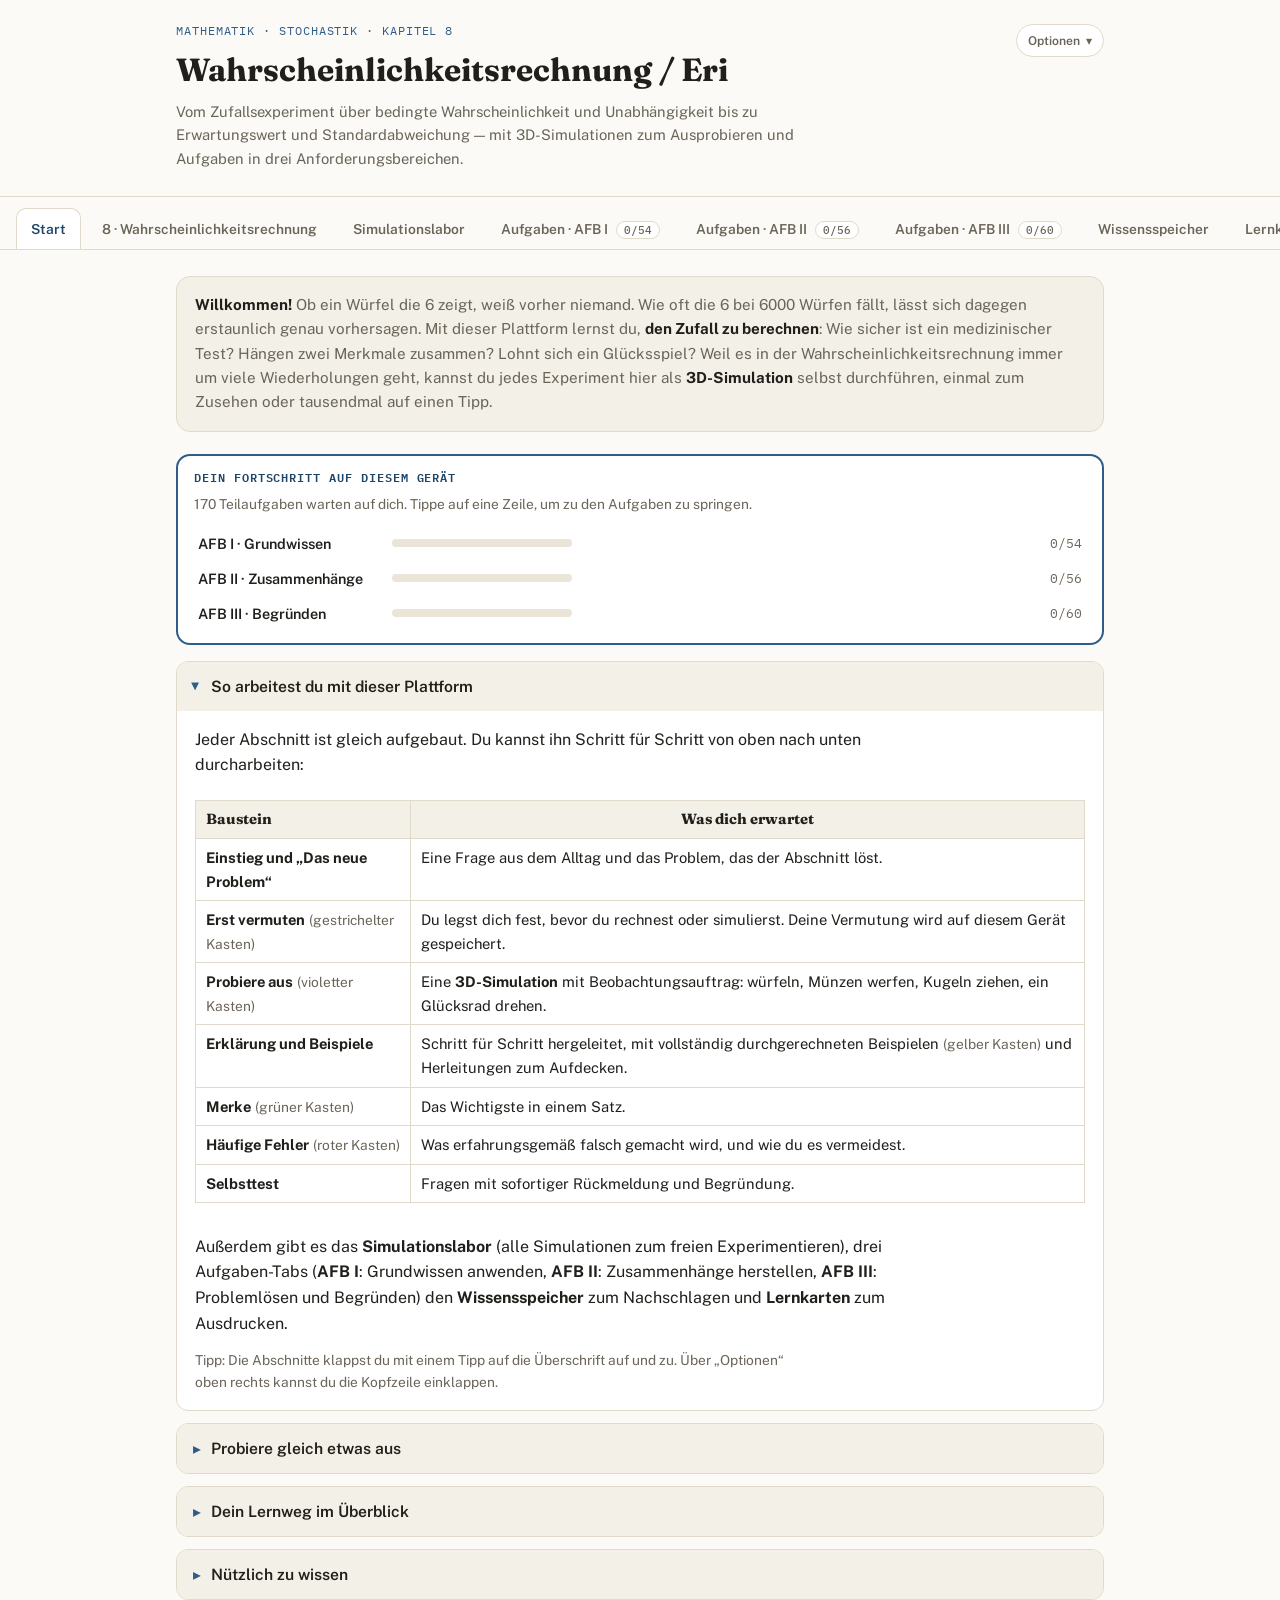
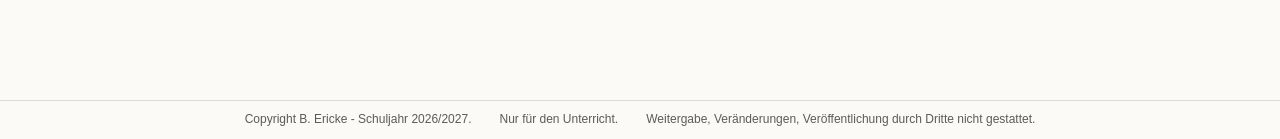
<file: index.html>
<!doctype html>
<html lang="de">
<head>
<meta charset="utf-8">
<meta name="viewport" content="width=device-width,initial-scale=1,viewport-fit=cover">
<title>Wahrscheinlichkeitsrechnung / Eri</title>
<link rel="preconnect" href="https://fonts.googleapis.com">
<link rel="preconnect" href="https://fonts.gstatic.com" crossorigin>
<link href="https://fonts.googleapis.com/css2?family=Fraunces:ital,opsz,wght@0,9..144,400;0,9..144,600;0,9..144,700;1,9..144,500&family=Public+Sans:wght@400;500;600;700&family=IBM+Plex+Mono:wght@400;500;600&display=swap" rel="stylesheet">
<script>
  window.MathJax = {
    tex: { inlineMath: [["$","$"]], displayMath: [["$$","$$"]] },
    svg: { fontCache: "global" },
    startup: { typeset: false },
    options: { skipHtmlTags: ["script","noscript","style","textarea","pre","code"], ignoreHtmlClass: "tex2jax_ignore", processHtmlClass: "tex2jax_process" }
  };
</script>
<script src="libs/mathjax/tex-svg.js"></script>
<script src="libs/three.min.js"></script>
<style>
body{margin:0;}

  :root{
    --nv-bg:#FBFAF6;
    --nv-surface:#FFFFFF;
    --nv-surface-2:#F3F0E7;
    --nv-surface-3:#EAE5D8;
    --nv-border:#E1DACB;
    --nv-text:#211F1B;
    --nv-text-muted:#6B6459;
    --nv-accent:#2F5D8A;
    --nv-accent-strong:#1F4568;
    --nv-accent-soft:#DCE7F0;
    --nv-amber:#B5762A;
    --nv-amber-soft:#F3E3CC;
    --afb1:#3E7D5C; --afb1-soft:#DCEDE3;
    --afb2:#B5822A; --afb2-soft:#F3E7CC;
    --afb3:#A2453A; --afb3-soft:#F4DEDA;
    --theme-transport:#2F6F8A; --theme-transport-soft:#DBEAF0;
    --theme-maschine:#565B66; --theme-maschine-soft:#E3E4E8;
    --theme-bio:#4C7A3A; --theme-bio-soft:#E1EBD9;
    --theme-physik:#5B4E9E; --theme-physik-soft:#E5E1F4;
    --theme-chemie:#3E8A81; --theme-chemie-soft:#DBEEEB;
    --theme-wirtschaft:#A6832A; --theme-wirtschaft-soft:#F2E7CC;
    --hl-given:#CFE3F2; --hl-given-text:#123A5C;
    --hl-target:#D8EBD3; --hl-target-text:#1F4A19;
    --hl-condition:#E6DCF2; --hl-condition-text:#3E2A63;
    color-scheme: light;
  }
  @media (prefers-color-scheme: dark){
    :root:not([data-theme="light"]){
      --nv-bg:#14171B; --nv-surface:#1B1F24; --nv-surface-2:#20252B; --nv-surface-3:#282E36;
      --nv-border:#333A43; --nv-text:#EBE8E0; --nv-text-muted:#9C978B;
      --nv-accent:#7CA9D8; --nv-accent-strong:#9CC0E8; --nv-accent-soft:#233246;
      --nv-amber:#E3A458; --nv-amber-soft:#3A2E1C;
      --afb1:#6FBF95; --afb1-soft:#1E2E25;
      --afb2:#E0B25F; --afb2-soft:#332A18;
      --afb3:#E08678; --afb3-soft:#3A2320;
      --theme-transport:#6FB0D6; --theme-transport-soft:#1C2C36;
      --theme-maschine:#AEB4C0; --theme-maschine-soft:#282A30;
      --theme-bio:#8FC178; --theme-bio-soft:#213222;
      --theme-physik:#A79AE0; --theme-physik-soft:#28243D;
      --theme-chemie:#6FC7BC; --theme-chemie-soft:#1C302C;
      --theme-wirtschaft:#E0BD6F; --theme-wirtschaft-soft:#332B18;
      --hl-given:#20344a; --hl-given-text:#B7D6F2;
      --hl-target:#203320; --hl-target-text:#BEE3B4;
      --hl-condition:#2c2140; --hl-condition-text:#D9C8F2;
      color-scheme: dark;
    }
  }
  :root[data-theme="dark"]{
    --nv-bg:#14171B; --nv-surface:#1B1F24; --nv-surface-2:#20252B; --nv-surface-3:#282E36;
    --nv-border:#333A43; --nv-text:#EBE8E0; --nv-text-muted:#9C978B;
    --nv-accent:#7CA9D8; --nv-accent-strong:#9CC0E8; --nv-accent-soft:#233246;
    --nv-amber:#E3A458; --nv-amber-soft:#3A2E1C;
    --afb1:#6FBF95; --afb1-soft:#1E2E25;
    --afb2:#E0B25F; --afb2-soft:#332A18;
    --afb3:#E08678; --afb3-soft:#3A2320;
    --theme-transport:#6FB0D6; --theme-transport-soft:#1C2C36;
    --theme-maschine:#AEB4C0; --theme-maschine-soft:#282A30;
    --theme-bio:#8FC178; --theme-bio-soft:#213222;
    --theme-physik:#A79AE0; --theme-physik-soft:#28243d;
    --theme-chemie:#6FC7BC; --theme-chemie-soft:#1C302C;
    --theme-wirtschaft:#E0BD6F; --theme-wirtschaft-soft:#332B18;
    --hl-given:#20344a; --hl-given-text:#B7D6F2;
    --hl-target:#203320; --hl-target-text:#BEE3B4;
    --hl-condition:#2c2140; --hl-condition-text:#D9C8F2;
    color-scheme: dark;
  }

  *{box-sizing:border-box;}
  body{
    background:var(--nv-bg); color:var(--nv-text);
    font-family:"Public Sans", system-ui, sans-serif;
    line-height:1.6; padding-inline:0;
  }
  h1,h2,h3,h4{font-family:"Fraunces", Georgia, serif; text-wrap:balance; color:var(--nv-text); margin:0;}
  p{margin:0 0 .8em 0; max-width:72ch;}
  code, .mono{font-family:"IBM Plex Mono", monospace;}
  a{color:var(--nv-accent-strong);}

  .nv-app{max-width:960px; margin:0 auto; padding-inline:16px;}

  .nv-stickybar{
    position:sticky; top:env(safe-area-inset-top,0px); background:var(--nv-bg); z-index:30;
  }
  header.nv-header{
    padding-block:22px 14px;
    border-bottom:1px solid var(--nv-border);
    transition:padding-block .15s ease;
  }
  header.nv-header[data-collapsed="true"]{ padding-block:10px; }
  .nv-header-inner{
    max-width:960px; margin:0 auto; padding-inline:16px;
    display:flex; align-items:flex-start; justify-content:space-between; gap:14px;
  }
  .nv-header-text{min-width:0; flex:1 1 auto;}
  .nv-eyebrow{font-family:"IBM Plex Mono",monospace; font-size:.72rem; letter-spacing:.08em; text-transform:uppercase; color:var(--nv-accent); margin-bottom:4px;}
  .nv-title{font-size:clamp(1.4rem,3.2vw,2rem); font-weight:700; transition:font-size .15s ease;}
  header.nv-header[data-collapsed="true"] .nv-title{font-size:1.05rem;}
  .nv-subtitle{color:var(--nv-text-muted); font-size:.92rem; margin-top:4px; max-width:70ch;}
  header.nv-header[data-collapsed="true"] .nv-eyebrow,
  header.nv-header[data-collapsed="true"] .nv-subtitle{display:none;}

  .nv-header-menu{flex:0 0 auto; position:relative; margin-top:2px;}
  .nv-header-toggle{
    display:flex; align-items:center; gap:6px;
    border:1px solid var(--nv-border); background:var(--nv-surface);
    color:var(--nv-text-muted); font:inherit; font-size:.76rem; font-weight:600;
    padding:6px 11px; border-radius:999px; cursor:pointer; white-space:nowrap;
  }
  .nv-header-toggle:hover{background:var(--nv-surface-2); color:var(--nv-text);}
  .nv-header-toggle:focus-visible{outline:2px solid var(--nv-accent); outline-offset:1px;}
  .nv-header-toggle-icon{display:inline-block; transition:transform .15s ease;}
  .nv-header-toggle[aria-expanded="true"] .nv-header-toggle-icon{transform:rotate(180deg);}

  .nv-menu{
    position:absolute; top:calc(100% + 6px); right:0; z-index:40;
    background:var(--nv-surface); border:1px solid var(--nv-border); border-radius:12px;
    box-shadow:0 10px 28px rgba(0,0,0,.16); padding:6px; min-width:190px;
    display:flex; flex-direction:column; gap:1px;
  }
  .nv-menu[hidden]{display:none;}
  .nv-menu-item{
    text-align:left; border:none; background:transparent; width:100%;
    padding:8px 10px; border-radius:8px; font:inherit; font-size:.86rem;
    color:var(--nv-text); cursor:pointer;
  }
  .nv-menu-item:hover{background:var(--nv-surface-2);}
  .nv-menu-item[aria-current="true"]{color:var(--nv-accent-strong); font-weight:700;}
  .nv-menu-sep{height:1px; background:var(--nv-border); margin:5px 4px;}
  @media (max-width:480px){
    .nv-header-toggle-label{display:none;}
  }

  nav.nv-tabs{
    display:flex; gap:6px; overflow-x:auto; padding:10px 16px 0 16px;
    border-bottom:1px solid var(--nv-border); background:var(--nv-bg);
    scrollbar-width:thin;
  }
  .nv-tab-btn{
    flex:0 0 auto; border:1px solid transparent; border-bottom:none;
    background:transparent; color:var(--nv-text-muted); font:inherit; font-weight:600;
    font-size:.86rem; padding:9px 14px; border-radius:10px 10px 0 0; cursor:pointer;
    white-space:nowrap;
  }
  .nv-tab-btn:hover{color:var(--nv-text); background:var(--nv-surface-2);}
  .nv-tab-btn[aria-selected="true"]{
    color:var(--nv-accent-strong); background:var(--nv-surface);
    border-color:var(--nv-border); border-bottom:1px solid var(--nv-surface);
    transform:translateY(1px);
  }

  main.nv-app{padding-block:26px 60px;}
  .nv-panel{display:none;}
  .nv-panel[data-active="true"]{display:block;}

  .nv-lede{
    background:var(--nv-surface-2); border:1px solid var(--nv-border); border-radius:14px;
    padding:16px 18px; margin-bottom:22px; font-size:.95rem; color:var(--nv-text-muted);
  }
  .nv-lede b{color:var(--nv-text);}

  /* Collapsible sections */
  .nv-section{border:1px solid var(--nv-border); border-radius:12px; margin-bottom:12px; background:var(--nv-surface); overflow:hidden;}
  .nv-section-toggle{
    width:100%; display:flex; align-items:center; gap:10px; text-align:left;
    background:var(--nv-surface-2); border:none; cursor:pointer; padding:12px 16px;
    font:inherit; font-weight:600; color:var(--nv-text); font-size:.98rem;
  }
  .nv-section-toggle:hover{background:var(--nv-surface-3);}
  .nv-section-toggle:focus-visible{outline:2px solid var(--nv-accent); outline-offset:-2px;}
  .nv-chevron{display:inline-block; transition:transform .15s ease; color:var(--nv-accent); flex:0 0 auto;}
  .nv-section-toggle[aria-expanded="true"] .nv-chevron{transform:rotate(90deg);}
  .nv-section-body{padding:16px 18px 6px 18px;}
  .nv-section-body[hidden]{display:none;}

  /* Task cards */
  .nv-task{border:1px solid var(--nv-border); border-radius:16px; margin-bottom:22px; background:var(--nv-surface); overflow:hidden;}
  .nv-task-head{padding:14px 18px; background:var(--nv-surface-2); display:flex; flex-wrap:wrap; align-items:center; gap:8px 10px; border-bottom:1px solid var(--nv-border);}
  .nv-task-num{font-family:"IBM Plex Mono",monospace; font-weight:600; color:var(--nv-text-muted); font-size:.85rem;}
  .nv-task-title{font-family:"Fraunces",serif; font-weight:600; font-size:1.05rem; flex:1 1 240px;}
  .nv-badge{font-size:.72rem; font-weight:700; padding:3px 9px; border-radius:999px; letter-spacing:.02em;}
  .nv-task-body{padding:14px 18px 8px;}

  .badge-afb1{background:var(--afb1-soft); color:var(--afb1);}
  .badge-afb2{background:var(--afb2-soft); color:var(--afb2);}
  .badge-afb3{background:var(--afb3-soft); color:var(--afb3);}
  .badge-transport{background:var(--theme-transport-soft); color:var(--theme-transport);}
  .badge-maschine{background:var(--theme-maschine-soft); color:var(--theme-maschine);}
  .badge-bio{background:var(--theme-bio-soft); color:var(--theme-bio);}
  .badge-physik{background:var(--theme-physik-soft); color:var(--theme-physik);}
  .badge-chemie{background:var(--theme-chemie-soft); color:var(--theme-chemie);}
  .badge-wirtschaft{background:var(--theme-wirtschaft-soft); color:var(--theme-wirtschaft);}

  .hl-given{background:var(--hl-given); color:var(--hl-given-text); padding:.05em .3em; border-radius:4px;}
  .hl-target{background:var(--hl-target); color:var(--hl-target-text); padding:.05em .3em; border-radius:4px;}
  .hl-condition{background:var(--hl-condition); color:var(--hl-condition-text); padding:.05em .3em; border-radius:4px;}
  .nv-legend{display:flex; flex-wrap:wrap; gap:10px 16px; font-size:.82rem; color:var(--nv-text-muted); margin-bottom:12px;}
  .nv-legend span.swatch{display:inline-block; width:.8em; height:.8em; border-radius:3px; margin-right:5px; vertical-align:-1px;}

  table.nv-table{border-collapse:collapse; width:100%; margin:.6em 0 1em; font-size:.92rem;}
  table.nv-table th, table.nv-table td{border:1px solid var(--nv-border); padding:7px 10px; text-align:left; vertical-align:top;}
  table.nv-table th{background:var(--nv-surface-2); font-family:"Fraunces",serif;}
  .nv-table-wrap{overflow-x:auto; margin-bottom:1em;}

  .nv-chart{margin:12px 0; background:var(--nv-surface-2); border:1px solid var(--nv-border); border-radius:12px; padding:10px 8px 4px;}
  .nv-axis{stroke:var(--nv-text-muted); stroke-width:1;}
  .nv-curve{fill:none; stroke:var(--nv-accent-strong); stroke-width:2.4;}
  .nv-curve-1{stroke:var(--afb3);} .nv-curve-2{stroke:var(--afb1);} .nv-curve-3{stroke:var(--afb2);}
  .nv-figure{margin:14px 0;} .nv-figure figcaption{font-size:.84rem; color:var(--nv-text-muted); margin-top:4px;}
  .nv-def{border-left:4px solid var(--nv-accent); background:var(--nv-accent-soft); border-radius:0 10px 10px 0; padding:10px 14px; margin:12px 0;}
  .nv-def > :last-child{margin-bottom:0;}
  .nv-example{border:1px solid var(--nv-border); border-left:4px solid var(--nv-amber); background:var(--nv-amber-soft); border-radius:0 10px 10px 0; padding:10px 14px; margin:12px 0;}
  .nv-example > :last-child{margin-bottom:0;}
  .nv-summary{border:2px solid var(--nv-accent); border-radius:12px; padding:12px 16px; margin:14px 0; background:var(--nv-surface-2);}
  .nv-summary > :last-child{margin-bottom:0;}
  .nv-explorer input[type=range]{width:100%;}
  .nv-markline{stroke:var(--nv-text-muted); stroke-width:1.2;}
  .nv-ticklabel{font:11px "IBM Plex Mono", monospace; fill:var(--nv-text-muted);}
  .nv-marklabel{font:12px "IBM Plex Mono", monospace; fill:var(--nv-text-muted);}
  .nv-axislabel{font:12px "Public Sans", sans-serif; fill:var(--nv-text-muted);}
  .nv-bar{fill:var(--nv-accent-soft); stroke:var(--nv-accent); stroke-width:1;}
  .nv-bar-hi{fill:var(--nv-accent); stroke:var(--nv-accent-strong); stroke-width:1;}

  .nv-tool{border:1px dashed var(--nv-border); border-radius:12px; padding:14px; background:var(--nv-surface-2); margin:10px 0;}
  .nv-tool-grid{display:grid; grid-template-columns:repeat(auto-fit,minmax(130px,1fr)); gap:10px; margin-bottom:6px;}
  .nv-field{display:flex; flex-direction:column; gap:3px; font-size:.8rem; color:var(--nv-text-muted); font-weight:600;}
  .nv-input{font:inherit; font-family:"IBM Plex Mono",monospace; padding:6px 8px; border:1px solid var(--nv-border); border-radius:7px; background:var(--nv-surface); color:var(--nv-text);}
  .nv-tool-result{font-weight:600; padding:8px 2px 2px; font-size:.94rem;}
  .nv-tool-sub{font-weight:400; color:var(--nv-text-muted); font-size:.85rem; margin-top:3px;}

  .nv-ti{background:var(--nv-surface-3); border-radius:10px; padding:10px 12px; font-family:"IBM Plex Mono",monospace; font-size:.85rem; margin:.5em 0; white-space:pre-wrap;}

  .nv-tasktools{display:flex; gap:8px; margin-left:auto;}
  .nv-tool-btn{border:1px solid var(--nv-border); background:var(--nv-surface); color:var(--nv-text-muted); font-size:.76rem; padding:4px 10px; border-radius:999px; cursor:pointer;}
  .nv-tool-btn:hover{background:var(--nv-surface-3); color:var(--nv-text);}

  .nv-compare-grid{display:grid; grid-template-columns:repeat(auto-fit,minmax(210px,1fr)); gap:12px; margin:12px 0;}
  .nv-compare-card{border:1px solid var(--nv-border); border-radius:12px; padding:12px 14px; background:var(--nv-surface-2);}
  .nv-compare-card h4{font-size:.95rem; margin-bottom:6px;}

  .nv-lernziel{padding:9px 18px; font-size:.86rem; color:var(--nv-text-muted); background:var(--nv-surface); border-bottom:1px solid var(--nv-border);}
  .nv-lernziel b{color:var(--nv-text);}
  ul.nv-check{list-style:none; padding:0; margin:.4em 0 1em;}
  ul.nv-check li{padding:3px 0 3px 1.7em; position:relative;}
  ul.nv-check li::before{content:"✓"; position:absolute; left:.2em; color:var(--afb1); font-weight:700;}
  ul.nv-check li.nein::before{content:"✗"; color:var(--afb3);}
  .nv-box{border:1px solid var(--nv-border); border-radius:10px; padding:9px 13px; margin:.9em 0; font-size:.92rem;}
  .nv-box.fehler{background:var(--afb3-soft); border-color:var(--afb3);}
  .nv-box.merke{background:var(--afb1-soft); border-color:var(--afb1);}
  .nv-box p{margin:0;}
  .nv-pfad{display:block; margin-top:.55em; font-size:.88rem;}
  ::selection{background:var(--nv-accent-soft);}

</style>
<script>(function(){var box;function show(t){try{if(!box){box=document.createElement("div");box.title="Zum Schließen antippen";box.style.cssText="position:fixed;left:0;right:0;bottom:0;z-index:99999;background:#7b1e1e;color:#fff;font:13px/1.4 monospace;padding:8px 12px;max-height:40vh;overflow:auto";box.addEventListener("click",function(){box.remove();box=null});(document.body||document.documentElement).appendChild(box)}var d=document.createElement("div");d.textContent=t;box.appendChild(d)}catch(e){}}
window.addEventListener("error",function(e){var t=e.target;if(t&&t!==window&&(t.src||t.href)){if(/fonts\.(googleapis|gstatic)\.com/.test(t.src||t.href))return;show("Datei nicht geladen: "+(t.src||t.href))}else{show("Fehler: "+(e.message||"")+" ("+String(e.filename||"").split("/").pop()+":"+e.lineno+")")}},true);
window.addEventListener("unhandledrejection",function(e){show("Fehler: "+(e.reason&&e.reason.message||e.reason))})})();</script>
<link rel="stylesheet" href="shared/an.css">
<link rel="stylesheet" href="shared/an-neu.css">
<link rel="stylesheet" href="shared/ws.css">
</head>
<body>
<div class="nv-stickybar" id="an-sticky">
  <header class="nv-header" id="an-header">
    <div class="nv-header-inner">
      <div class="nv-header-text">
        <div class="nv-eyebrow" id="an-eyebrow"></div>
        <h1 class="nv-title" id="an-title"></h1>
        <p class="nv-subtitle" id="an-subtitle"></p>
      </div>
      <div class="nv-header-menu">
        <button class="nv-header-toggle" id="an-menu-trigger" type="button" aria-haspopup="true" aria-expanded="false">
          <span class="nv-header-toggle-label" id="an-menu-label">Optionen</span><span class="nv-header-toggle-icon" aria-hidden="true">▾</span>
        </button>
        <div class="nv-menu" id="an-menu" role="menu" hidden>
          <button class="nv-menu-item" role="menuitem" type="button" data-action="collapse" id="an-mi-collapse">Einklappen</button>
          <button class="nv-menu-item" role="menuitem" type="button" data-action="expand" id="an-mi-expand">Ausklappen</button>
          <div class="nv-menu-sep" role="separator"></div>
          <button class="nv-menu-item" role="menuitem" type="button" data-lang="de" id="an-mi-de">Deutsch</button>
          <button class="nv-menu-item" role="menuitem" type="button" data-lang="en" id="an-mi-en">Englisch</button>
          <button class="nv-menu-item" role="menuitem" type="button" data-lang="uk" id="an-mi-uk">Ukrainisch</button>
        </div>
      </div>
    </div>
  </header>
  <nav class="nv-tabs" role="tablist" aria-label="Kapitel"></nav>
</div>
<main class="nv-app">
  <section class="nv-panel" role="tabpanel" id="panel-start"></section>
  <section class="nv-panel" role="tabpanel" id="panel-k8"></section>
  <section class="nv-panel" role="tabpanel" id="panel-labor"></section>
  <section class="nv-panel" role="tabpanel" id="panel-afb1"></section>
  <section class="nv-panel" role="tabpanel" id="panel-afb2"></section>
  <section class="nv-panel" role="tabpanel" id="panel-afb3"></section>
  <section class="nv-panel" role="tabpanel" id="panel-speicher"></section>
  <section class="nv-panel" role="tabpanel" id="panel-karten"></section>
</main>
<script src="shared/an-plot.js"></script>
<script src="shared/ws-core.js"></script>
<script src="shared/ws-sim3d.js"></script>
<script src="shared/an-tasks.js"></script>
<script src="shared/an-app.js"></script>
<script src="shared/an-neu.js"></script>
<!--KARTEN-START-->
<script src="inhalt/karten/karten-afb1-de.js"></script>
<script src="inhalt/karten/karten-afb1-b-de.js"></script>
<script src="inhalt/karten/karten-afb2-de.js"></script>
<script src="inhalt/karten/karten-afb2-b-de.js"></script>
<script src="inhalt/karten/karten-afb3-de.js"></script>
<script src="inhalt/karten/karten-afb3-b-de.js"></script>
<!--KARTEN-ENDE-->
<!--INHALT-START-->
<script src="inhalt/k8-1-de.js"></script>
<script src="inhalt/k8-2-de.js"></script>
<script src="inhalt/k8-3-de.js"></script>
<script src="inhalt/k8-4-de.js"></script>
<script src="inhalt/k8-5-de.js"></script>
<script src="inhalt/k8-6-de.js"></script>
<script src="inhalt/k8-7-de.js"></script>
<script src="inhalt/aufgaben-afb1-de.js"></script>
<script src="inhalt/aufgaben-afb2-de.js"></script>
<script src="inhalt/aufgaben-afb3-de.js"></script>
<script src="inhalt/aufgaben-afb1-b-de.js"></script>
<script src="inhalt/aufgaben-afb2-b-de.js"></script>
<script src="inhalt/aufgaben-afb3-b-de.js"></script>
<script src="inhalt/start-de.js"></script>
<script src="inhalt/k8-de.js"></script>
<script src="inhalt/labor-de.js"></script>
<script src="inhalt/speicher-de.js"></script>
<!--INHALT-ENDE-->
<script>AN_start();</script>
<!-- URHEBER-START --><footer class="urheber-be" role="contentinfo" style="display:flex;flex-wrap:wrap;justify-content:center;gap:2px 28px;margin:28px auto 0;padding:10px 16px calc(10px + env(safe-area-inset-bottom,0px));border-top:1px solid rgba(128,128,128,.35);font:12px/1.45 -apple-system,BlinkMacSystemFont,'Segoe UI',Arial,sans-serif;color:inherit;opacity:.72;text-align:center;clear:both;position:relative;z-index:1"><span>Copyright B. Ericke - Schuljahr 2026/2027.</span><span>Nur für den Unterricht.</span><span>Weitergabe, Veränderungen, Veröffentlichung durch Dritte nicht gestattet.</span></footer><!-- URHEBER-ENDE -->
</body>
</html>
</file>
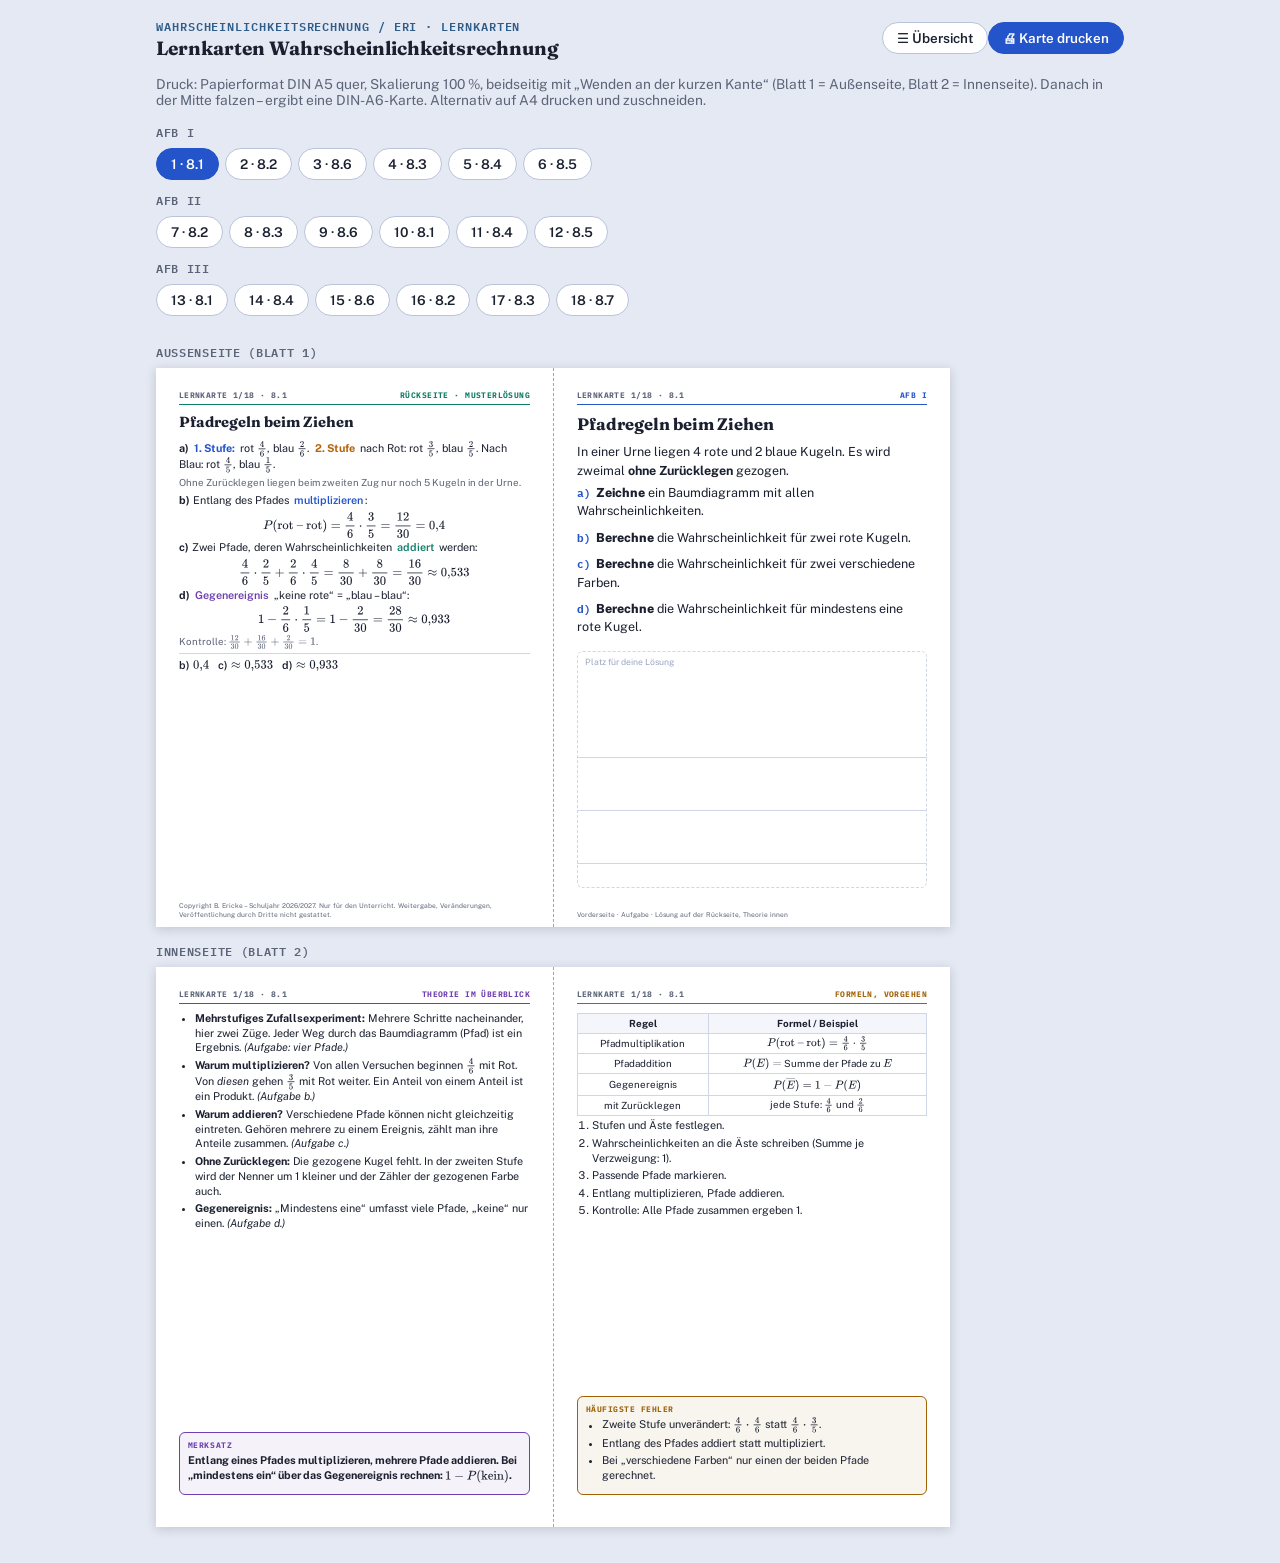
<file: lernkarten.html>
<!doctype html>
<html lang="de">
<head>
<meta charset="utf-8">
<meta name="viewport" content="width=device-width,initial-scale=1">
<title>Lernkarten – Wahrscheinlichkeitsrechnung / Eri</title>
<link rel="preconnect" href="https://fonts.googleapis.com">
<link rel="preconnect" href="https://fonts.gstatic.com" crossorigin>
<link href="https://fonts.googleapis.com/css2?family=Fraunces:opsz,wght@9..144,600;9..144,700&family=Public+Sans:wght@400;500;600;700&family=IBM+Plex+Mono:wght@400;500;600&display=swap" rel="stylesheet">
<script>
  window.MathJax = {
    tex: { inlineMath: [["$","$"]], displayMath: [["$$","$$"]] },
    svg: { fontCache: "global" },
    options: { skipHtmlTags: ["script","noscript","style","textarea","pre","code"] }
  };
</script>
<script src="libs/mathjax/tex-svg.js"></script>
<link rel="stylesheet" href="shared/lernkarten.css">
</head>
<body class="lernkarten">
<header class="lk-kopf"><div><div class="eyebrow" id="lk-eyebrow"></div><h1 class="titel" id="lk-titel">Lernkarten</h1></div>
  <div class="kopf-werkzeuge"><a class="knopf" id="lk-zurueck" href="index.html#karten">☰ Übersicht</a><button class="knopf primaer" id="lk-druck" type="button">🖨 Karte drucken</button></div></header>
<p class="lk-hinweis" id="lk-hinweis"></p>
<nav class="lk-auswahl" id="lk-auswahl"></nav>
<main class="lk-bahn" id="lk-bahn"></main>
<script src="shared/an-plot.js"></script>
<script src="shared/lernkarten.js"></script>
<!--KARTEN-START-->
<script src="inhalt/karten/karten-afb1-de.js"></script>
<script src="inhalt/karten/karten-afb1-b-de.js"></script>
<script src="inhalt/karten/karten-afb2-de.js"></script>
<script src="inhalt/karten/karten-afb2-b-de.js"></script>
<script src="inhalt/karten/karten-afb3-de.js"></script>
<script src="inhalt/karten/karten-afb3-b-de.js"></script>
<!--KARTEN-ENDE-->
<script>AN_KARTEN_START();</script>
</body>
</html>
</file>
<file: shared/an.css>
/* an.css — Darstellung der Analysis-Bausteine (Koordinatensysteme, Widgets) */
.an-plot{margin:8px 0; background:var(--nv-surface-2); border:1px solid var(--nv-border); border-radius:12px; padding:6px 6px 2px;}
.an-plot svg{display:block; max-width:100%; height:auto;}
.an-grid line{stroke:var(--nv-border); stroke-width:1; opacity:.7;}
.an-axis{stroke:var(--nv-text-muted); stroke-width:1.3;}
.an-tick{font:11px "IBM Plex Mono",monospace; fill:var(--nv-text-muted);}
.an-axlabel{font:12px "Public Sans",sans-serif; fill:var(--nv-text-muted);}
.an-leg{font:12px "Public Sans",sans-serif; fill:var(--nv-text);}
.an-note{font:12px "IBM Plex Mono",monospace; fill:var(--nv-text-muted);}
.an-ref{stroke:var(--nv-text-muted); stroke-width:1.1; fill:none;}
.an-curve{fill:none; stroke-width:2.4; stroke-linecap:round; stroke-linejoin:round;}
.an-c1{stroke:var(--nv-accent-strong); color:var(--nv-accent-strong);} .an-c2{stroke:var(--afb3); color:var(--afb3);}
.an-c3{stroke:var(--afb1); color:var(--afb1);} .an-c4{stroke:var(--afb2); color:var(--afb2);} .an-c5{stroke:var(--theme-physik); color:var(--theme-physik);}
.an-note.an-c1,.an-note.an-c2,.an-note.an-c3,.an-note.an-c4,.an-note.an-c5{stroke:none; fill:currentColor;}
.an-pt{stroke-width:2; fill:currentColor;} .an-pt.open{fill:var(--nv-surface-2);}
.an-pt.an-c1{fill:var(--nv-accent-strong);} .an-pt.an-c2{fill:var(--afb3);} .an-pt.an-c3{fill:var(--afb1);} .an-pt.an-c4{fill:var(--afb2);}
.an-pt.open{fill:var(--nv-surface-2) !important;}
.an-fill.an-a1{fill:var(--nv-accent);} .an-fill.an-a2{fill:var(--afb3);} .an-fill.an-a3{fill:var(--afb1);} .an-fill.an-a4{fill:var(--afb2);}
.an-widget{margin:14px 0;}
.an-title{font-family:"Fraunces",serif; font-weight:600; margin-bottom:8px;}
.an-info{font-weight:400; font-size:.92rem; line-height:1.55;}
.an-info table{margin:.4em 0;}
.an-g{color:var(--afb1);} .an-r{color:var(--afb3);} .an-ok{color:var(--afb1);} .an-bad{color:var(--afb3);}
.an-hint{color:var(--nv-text-muted); font-size:.86rem;}
.an-val{font:.8rem "IBM Plex Mono",monospace; color:var(--nv-accent-strong);}
.an-btnrow{display:flex; gap:8px; flex-wrap:wrap; margin:8px 0; align-items:center;}
.an-btn{border:1px solid var(--nv-border); background:var(--nv-surface); color:var(--nv-text); font:inherit; font-size:.86rem; font-weight:600; padding:6px 14px; border-radius:999px; cursor:pointer;}
.an-btn:hover{background:var(--nv-accent-soft);}
.an-two{display:grid; grid-template-columns:repeat(auto-fit,minmax(280px,1fr)); gap:8px;}
.an-opts{display:grid; grid-template-columns:repeat(auto-fit,minmax(240px,1fr)); gap:10px; margin:8px 0;}
.an-opt{border:2px solid var(--nv-border); background:var(--nv-surface); border-radius:12px; padding:2px; cursor:pointer;}
.an-opt:hover{border-color:var(--nv-accent);} .an-opt.ok{border-color:var(--afb1); background:var(--afb1-soft);} .an-opt.bad{border-color:var(--afb3); background:var(--afb3-soft);}
.an-opt .an-plot{margin:0; border:none; background:transparent;}
.an-quiz .an-q{padding:10px 0; border-bottom:1px solid var(--nv-border);}
.an-mc{display:grid; gap:6px; margin:6px 0;}
.an-mcbtn{text-align:left; border:1px solid var(--nv-border); background:var(--nv-surface); color:var(--nv-text); font:inherit; border-radius:10px; padding:8px 12px; cursor:pointer;}
.an-mcbtn:hover{background:var(--nv-surface-2);} .an-mcbtn.ok{border-color:var(--afb1); background:var(--afb1-soft);} .an-mcbtn.bad{border-color:var(--afb3); background:var(--afb3-soft);}
.an-fb{margin-top:6px; font-size:.92rem;} .an-quizscore{margin-top:10px; font-weight:600;}
.an-term{width:100%; max-width:420px;}
tr.an-warn td{background:var(--afb2-soft);}
.an-frame{width:100%; height:min(82vh,780px); border:1px solid var(--nv-border); border-radius:12px; background:var(--nv-surface);}
.an-slider input[type=range]{width:100%;}
.nv-merke{border-left:4px solid var(--afb1); background:var(--afb1-soft); border-radius:0 10px 10px 0; padding:10px 14px; margin:14px 0;}
.nv-merke > :last-child{margin-bottom:0;}
.nv-fehler{border-left:4px solid var(--afb3); background:var(--afb3-soft); border-radius:0 10px 10px 0; padding:10px 14px; margin:14px 0;}
.nv-fehler ul{margin:.3em 0 0; padding-left:1.2em;}
.nv-fehler li{margin:.25em 0;}
.nv-idee{border-left:4px solid var(--theme-physik); background:var(--theme-physik-soft); border-radius:0 10px 10px 0; padding:10px 14px; margin:14px 0;}
.nv-idee > :last-child{margin-bottom:0;}
.an-pfad{display:flex; flex-wrap:wrap; gap:8px; margin:10px 0;}
.an-pfad a, .an-pfad button{border:1px solid var(--nv-border); background:var(--nv-surface); color:var(--nv-text); font:inherit; font-size:.88rem; padding:7px 13px; border-radius:999px; cursor:pointer; text-decoration:none;}
.an-pfad a:hover, .an-pfad button:hover{background:var(--nv-accent-soft);}
.an-soon{border:1px dashed var(--nv-border); border-radius:12px; padding:18px; color:var(--nv-text-muted); background:var(--nv-surface-2);}
.an-langnote{border:1px solid var(--afb2); background:var(--afb2-soft); border-radius:10px; padding:8px 12px; margin-bottom:14px; font-size:.9rem;}
.nv-section-body h3{margin:1.3em 0 .45em; font-size:1.08rem; color:var(--nv-accent-strong);}
.nv-section-body h4{margin:1em 0 .35em; font-size:.98rem;}
.nv-section-body ol, .nv-section-body ul{margin:.4em 0 .9em; padding-left:1.4em; max-width:72ch;}
.nv-section-body li{margin:.25em 0;}
.nv-section-body p{max-width:74ch;}
.an-sketch svg{width:min(100%,430px); margin:0 auto;}
/* Aufgabenkarten */
.badge-abschnitt{background:var(--nv-accent-soft); color:var(--nv-accent-strong);}
.an-score{font:.78rem "IBM Plex Mono",monospace; padding:3px 9px; border-radius:999px; border:1px solid var(--nv-border); color:var(--nv-text-muted);}
.an-score.some{border-color:var(--afb2); color:var(--afb2);} .an-score.all{border-color:var(--afb1); color:var(--afb1); background:var(--afb1-soft);}
.an-aufg{margin-bottom:8px;} .an-grafik{margin:10px 0;}
.an-teil{border:1px solid var(--nv-border); border-radius:12px; padding:10px 14px; margin:10px 0; background:var(--nv-surface);}
.an-teil.done{border-color:var(--afb1); background:var(--afb1-soft);}
.an-frage{margin-bottom:6px;}
.an-inrow{display:inline-flex; gap:8px; align-items:center; flex-wrap:wrap; margin:4px 0;}
.an-in{width:9.5em;} .an-in.an-term{width:min(100%,26em);} .an-unit{color:var(--nv-text-muted);}
.an-ta{width:100%; font-family:inherit; resize:vertical;}
.an-mc{display:grid; gap:6px; margin:6px 0;}
.an-mcopt{display:flex; gap:8px; align-items:flex-start; border:1px solid var(--nv-border); border-radius:10px; padding:8px 10px; cursor:pointer; background:var(--nv-surface);}
.an-mcopt:hover{background:var(--nv-surface-2);} .an-mcopt input{margin-top:.3em;}
.an-hilfe{margin:6px 0; padding:8px 12px; border-left:4px solid var(--theme-physik); background:var(--theme-physik-soft); border-radius:0 8px 8px 0; font-size:.93rem;}
.an-lsg{margin-top:6px; padding:8px 12px; background:var(--nv-surface-2); border-radius:8px;}
.an-btn-sm{padding:4px 11px; font-size:.8rem;}
.an-filter{display:flex; flex-wrap:wrap; gap:6px; align-items:center; margin:0 0 14px;}
.an-chip{border:1px solid var(--nv-border); background:var(--nv-surface); color:var(--nv-text); font:inherit; font-size:.82rem; padding:4px 11px; border-radius:999px; cursor:pointer;}
.an-chip.on{background:var(--nv-accent); color:#fff; border-color:var(--nv-accent);}
.an-progress{margin-top:10px; display:flex; gap:10px; align-items:center; flex-wrap:wrap;}
.an-bar{width:180px; height:8px; border-radius:99px; background:var(--nv-surface-3); overflow:hidden;} .an-bar span{display:block; height:100%; background:var(--afb1);}

.an-kartenh{margin:1.4em 0 .5em; font-size:1.05rem; color:var(--nv-accent-strong);}
.an-kartengrid{display:grid; grid-template-columns:repeat(auto-fill,minmax(220px,1fr)); gap:10px;}
.an-kartenlink{display:flex; flex-direction:column; gap:3px; border:1px solid var(--nv-border); border-left:5px solid var(--afb1); border-radius:10px; padding:10px 12px; background:var(--nv-surface); color:var(--nv-text); text-decoration:none;}
.an-kartenlink.afb2{border-left-color:var(--afb2);} .an-kartenlink.afb3{border-left-color:var(--afb3);}
.an-kartenlink:hover{background:var(--nv-surface-2);} .an-kn{font:.72rem "IBM Plex Mono",monospace; color:var(--nv-text-muted); text-transform:uppercase;}
</file>
<file: shared/an-neu.css>
/* an-neu.css — Darstellung der neuen Bausteine (nutzt die Farbvariablen der Plattform, hell und dunkel) */
:root{
  /* Der Rechner-Trainer ist ein Gerät mit hellem Display und bleibt in beiden Themes gleich. */
  --ti-bezel:#23292E; --ti-on:#F2F5F7; --ti-screen:#FFFFFF; --ti-ink:#1B1F23; --ti-grid:#E3E8EC; --ti-bar:#3A434B;
  --ti-blue:#1F5FD1; --ti-key:#3B444C; --ti-ctrl:#2C6CB8; --ti-err:#B23C0E; --ti-go:#3E7D5C;
}

/* ---------- Das neue Problem ---------- */
.nv-problem{border:2px solid var(--afb3); background:var(--nv-surface); border-radius:14px; padding:12px 16px; margin:16px 0; box-shadow:0 1px 2px rgba(0,0,0,.04);}
.nv-problem .pb-h{font-family:"Fraunces",Georgia,serif; font-weight:700; font-size:1.05rem; color:var(--afb3); margin:0 0 .25rem;}
.nv-problem p{margin:.3em 0 0;}

/* ---------- Leitfrage und Fahrplan ---------- */
.an-leitfrage{border-left:4px solid var(--nv-accent); background:var(--nv-accent-soft); border-radius:0 12px 12px 0; padding:10px 16px; margin:0 0 14px; font-size:1.02rem;}
.an-leitfrage span{display:block; font-family:"IBM Plex Mono",monospace; font-size:.72rem; letter-spacing:.08em; text-transform:uppercase; color:var(--nv-accent-strong); margin-bottom:2px;}
.an-fahrplan{counter-reset:fp;}
.an-fahrplan > button{counter-increment:fp; display:inline-flex; align-items:center; gap:8px; padding-left:7px;}
.an-fahrplan > button::before{content:counter(fp); display:inline-grid; place-items:center; min-width:22px; height:22px; border-radius:50%; background:var(--nv-accent-strong); color:var(--nv-surface); font-size:.74rem; font-weight:700;}

/* ---------- Vermutung ---------- */
.an-vermutung, .an-schritte, .an-fortschritt{border:2px dashed var(--theme-physik); border-radius:14px; background:var(--nv-surface); padding:12px 16px; margin:16px 0;}
.an-vermutung.nv-tool, .an-schritte.nv-tool{border-style:dashed;}
.an-v-h{font-family:"IBM Plex Mono",monospace; font-size:.74rem; letter-spacing:.08em; text-transform:uppercase; font-weight:600; color:var(--theme-physik); margin-bottom:6px;}
.an-v-q{margin-bottom:8px;} .an-v-q p{margin:.2em 0;}
.an-v-opts{display:flex; flex-direction:column; gap:8px;}
.an-v-opt{text-align:left; border:2px solid var(--nv-border); background:var(--nv-surface-2); color:var(--nv-text); font:inherit; border-radius:12px; padding:9px 14px; min-height:44px; cursor:pointer; line-height:1.4;}
.an-v-opt:hover{border-color:var(--theme-physik);}
.an-v-opt[aria-pressed="true"]{border-color:var(--theme-physik); background:var(--theme-physik-soft);}
.an-v-opt.is-ok{border-color:var(--afb1); background:var(--afb1-soft);}
.an-v-opt.is-bad{border-color:var(--afb3); background:var(--afb3-soft);}
.an-v-fb{margin-top:10px; padding:10px 14px; border-radius:12px; background:var(--nv-surface-2); border:1px solid var(--nv-border);}
.an-v-fb.ok{background:var(--afb1-soft); border-color:var(--afb1);}
.an-v-fb.bad{background:var(--afb3-soft); border-color:var(--afb3);}
.an-v-fb[hidden]{display:none;}
.an-v-note{font-size:.78rem; color:var(--nv-text-muted); margin-top:8px;}
[data-echo]{font-weight:700; color:var(--theme-physik);}

/* ---------- Herleitung zum Aufdecken ---------- */
.an-st-list{margin:.4em 0 .8em; padding-left:1.4em; display:grid; gap:10px;}
.an-st-list li::marker{font-weight:700; color:var(--nv-accent-strong);}
.an-st-list li[hidden]{display:none;}
.an-reveal{animation:an-pop .35s ease;}
@keyframes an-pop{from{opacity:.2; transform:translateY(6px);} to{opacity:1; transform:none;}}
.an-btn.ghost{color:var(--nv-text-muted);} .an-btn:disabled{opacity:.45; cursor:not-allowed;}
@media (prefers-reduced-motion: reduce){.an-reveal{animation:none;}}

/* ---------- Fortschritt ---------- */
.an-fortschritt{border-style:solid; border-color:var(--nv-accent);}
.an-fortschritt .an-v-h{color:var(--nv-accent-strong);}
.an-fort-row{display:grid; grid-template-columns:minmax(0,11.5em) minmax(0,1fr) 4em; align-items:center; gap:10px; width:100%; border:0; background:transparent; color:var(--nv-text); font:inherit; padding:6px 4px; border-radius:8px; cursor:pointer; text-align:left;}
.an-fort-row:hover{background:var(--nv-surface-2);}
.an-fort-n{font-size:.9rem; font-weight:600;} .an-fort-v{font-family:"IBM Plex Mono",monospace; font-size:.82rem; text-align:right; color:var(--nv-text-muted);}
@media (max-width:520px){.an-fort-row{grid-template-columns:minmax(0,1fr) 3.5em;} .an-fort-row .an-bar{grid-column:1 / -1; grid-row:2;}}
.an-bar{display:block; height:8px; border-radius:99px; background:var(--nv-surface-3); overflow:hidden;}
.an-bar > span{display:block; height:100%; background:var(--afb1); transition:width .4s;}
.an-tabbadge{margin-left:8px; font-family:"IBM Plex Mono",monospace; font-size:.68rem; font-weight:500; padding:1px 7px; border-radius:99px; border:1px solid var(--nv-border); color:var(--nv-text-muted); background:var(--nv-surface);}
.an-tabbadge.some{border-color:var(--afb2); color:var(--afb2);} .an-tabbadge.full{border-color:var(--afb1); color:var(--afb1); background:var(--afb1-soft);}

/* ---------- Vorzeichenknopf an Zahlenfeldern ---------- */
.an-sign{min-width:2.4em; font-family:"IBM Plex Mono",monospace; padding:4px 8px;}

/* ---------- Wissensspeicher ---------- */
.an-sp-tools{display:flex; flex-wrap:wrap; gap:8px; align-items:center; margin:8px 0 14px;}
.an-sp-tools .nv-input{flex:1 1 220px; min-width:0; font-family:"Public Sans",sans-serif; padding:9px 12px;}
.an-chip.an-sp-chip, .an-sp-chip{border:1px solid var(--nv-border); background:var(--nv-surface); color:var(--nv-text); font:inherit; font-size:.84rem; font-weight:600; padding:6px 13px; border-radius:999px; cursor:pointer;}
.an-sp-chip.on{background:var(--nv-accent-soft); border-color:var(--nv-accent); color:var(--nv-accent-strong);}
.an-sp-grid{display:grid; grid-template-columns:repeat(auto-fill,minmax(min(300px,100%),1fr)); gap:14px;}
.an-sp{border:2px solid var(--nv-accent); border-radius:14px; background:var(--nv-surface); padding:12px 16px 12px; min-width:0;}
.an-sp[hidden]{display:none;}
.an-sp h3{font-size:1.02rem; margin:0 0 6px; display:flex; flex-wrap:wrap; align-items:center; gap:8px;}
.an-sp .chip{font-family:"Public Sans",sans-serif; font-size:.66rem; font-weight:700; letter-spacing:.07em; text-transform:uppercase; border-radius:99px; padding:2px 8px; background:var(--nv-accent-soft); color:var(--nv-accent-strong);}
.an-sp .chip.f{background:var(--afb3-soft); color:var(--afb3);}
.an-sp p, .an-sp li{font-size:.92rem;} .an-sp ul{margin:.3em 0; padding-left:1.15em;} .an-sp p{margin:.3em 0;}
.an-sp.fehler{border-color:var(--afb3);} .an-sp.wide{grid-column:1 / -1;}
.an-sp mjx-container[display="true"]{overflow-x:auto; max-width:100%;}

/* ---------- Rechner-Trainer ---------- */
.an-ti{display:grid; grid-template-columns:minmax(0,1.1fr) minmax(0,1fr); gap:16px; border:none; background:transparent; padding:0;}
@media (max-width:820px){.an-ti{grid-template-columns:1fr;}}
.an-ti-device{background:var(--ti-bezel); border-radius:20px; padding:12px 12px 14px; min-width:0;}
.an-ti-screen{background:var(--ti-screen); color:var(--ti-ink); border-radius:8px; overflow:hidden; display:flex; flex-direction:column; height:280px; font-family:"IBM Plex Mono",monospace;}
.an-ti-bar{display:flex; align-items:center; gap:8px; background:var(--ti-bar); color:var(--ti-on); font-size:.7rem; padding:3px 8px;}
.an-ti-tab{background:var(--ti-screen); color:var(--ti-ink); border-radius:3px; padding:0 6px; font-weight:500;} .an-ti-rad{margin-left:auto; opacity:.85;}
.an-ti-hist{flex:1; overflow-y:auto; padding:2px 10px; font-size:.86rem;}
.an-ti-hist .empty{color:#6b747c; font-size:.78rem; padding:8px 0; font-family:"Public Sans",sans-serif;}
.an-ti-line{border-bottom:1px solid var(--ti-grid); padding:5px 0;}
.an-ti-line .in{display:block; overflow-wrap:anywhere;} .an-ti-line .out{display:block; text-align:right; overflow-wrap:anywhere; font-weight:500;} .an-ti-line .out.err{color:var(--ti-err);}
.an-ti-entry{display:flex; align-items:center; gap:6px; border-top:2px solid var(--ti-blue); padding:5px 8px;}
.an-ti-in{flex:1; min-width:0; border:0; outline:none; background:transparent; font:500 1rem "IBM Plex Mono",monospace; color:var(--ti-ink);}
.an-ti-keys{display:flex; flex-wrap:wrap; gap:6px; margin-top:10px;}
.an-ti-key{min-height:38px; min-width:38px; flex:1 1 auto; border-radius:9px; border:0; background:var(--ti-key); color:var(--ti-on); font:500 .8rem "IBM Plex Mono",monospace; cursor:pointer; padding:2px 8px;}
.an-ti-key.ctrl{background:var(--ti-ctrl);} .an-ti-key.go{background:var(--ti-go); color:#fff; font-weight:700;} .an-ti-key:active{transform:translateY(1px);}
.an-ti-key:focus-visible, .an-ti-in:focus-visible{outline:3px solid var(--nv-accent); outline-offset:2px;}
.an-ti-msg{margin-top:10px; min-height:1.3em; font-size:.84rem; color:var(--ti-on);} .an-ti-msg.err{color:#FFB48A;}
.an-ti-mission{border:2px solid var(--nv-accent); border-radius:14px; background:var(--nv-surface); padding:12px 16px; display:flex; flex-direction:column; gap:8px; min-width:0;}
.an-ti-dots{display:flex; flex-wrap:wrap; gap:6px;}
.an-ti-dot{width:34px; height:34px; border-radius:50%; border:2px solid var(--nv-border); background:var(--nv-surface-2); color:var(--nv-text); font:700 .78rem "IBM Plex Mono",monospace; cursor:pointer;}
.an-ti-dot[aria-current="true"]{border-color:var(--nv-accent); background:var(--nv-accent-soft); color:var(--nv-accent-strong);}
.an-ti-dot.done{background:var(--afb1-soft); border-color:var(--afb1); color:var(--afb1);}
.an-ti-mg{font-size:.78rem; font-weight:700; color:var(--nv-text-muted); letter-spacing:.04em;} .an-ti-mt{font-size:1.02rem;}
.an-ti-tip{background:var(--nv-surface-2); border:1px solid var(--nv-border); border-radius:10px; padding:8px 12px; font-size:.9rem;} .an-ti-tip[hidden]{display:none;}
code.ti, .an-ti-mt code, .an-ti-tip code{font-family:"IBM Plex Mono",monospace; font-size:.86em; background:var(--nv-surface-2); border:1px solid var(--nv-border); border-radius:6px; padding:0 6px; white-space:nowrap;}
kbd{font-family:"IBM Plex Mono",monospace; font-size:.8em; display:inline-block; padding:0 7px; border-radius:6px; border:1px solid var(--nv-border); border-bottom-width:3px; background:var(--nv-surface-2); color:var(--nv-text); white-space:nowrap; line-height:1.55;}
.nv-section-body table.nv-table td code, .nv-section-body table.nv-table td kbd{white-space:normal;}
</file>
<file: shared/ws.css>
/* ws.css — 3D-Simulationen und Diagramme der Lernplattform Wahrscheinlichkeitsrechnung */
.ws-stage{position:relative; margin:8px 0; border:1px solid var(--nv-border); border-radius:12px; overflow:hidden;
  background:radial-gradient(ellipse at 50% 15%, var(--nv-surface) 0%, var(--nv-surface-3) 100%);}
.ws-stage canvas{display:block; width:100%;}
.ws-stage.ws-nostage{padding:14px 16px; font-size:.88rem; color:var(--nv-text-muted);}
.ws-badge{position:absolute; left:10px; top:8px; font:600 .72rem "IBM Plex Mono",monospace; letter-spacing:.06em; text-transform:uppercase;
  color:var(--nv-text-muted); background:var(--nv-surface); border:1px solid var(--nv-border); border-radius:99px; padding:2px 9px; opacity:.9;}
.ws-result{position:absolute; right:10px; top:8px; font:600 .86rem "IBM Plex Mono",monospace; color:var(--nv-text);
  background:var(--nv-surface); border:1px solid var(--nv-border); border-radius:10px; padding:3px 10px; max-width:70%;}
.ws-result:empty{display:none;}
.ws-charts{display:grid; grid-template-columns:repeat(auto-fit,minmax(250px,1fr)); gap:8px; margin:8px 0;}
.ws-chart{background:var(--nv-surface); border:1px solid var(--nv-border); border-radius:12px; padding:6px 6px 2px; min-width:0;}
.ws-chart svg{display:block; width:100%; height:auto;}
.ws-chart .cap{font-size:.78rem; color:var(--nv-text-muted); padding:2px 6px 4px;}
.ws-t{font:10px "IBM Plex Mono",monospace; fill:var(--nv-text-muted);}
.ws-tl{font:11px "Public Sans",sans-serif; fill:var(--nv-text);}
.ws-ax{stroke:var(--nv-text-muted); stroke-width:1;}
.ws-gridl{stroke:var(--nv-border); stroke-width:1;}
.ws-barf{fill:var(--nv-accent); opacity:.85;}
.ws-theo{stroke:var(--afb3); stroke-width:2; stroke-dasharray:5 3; fill:none;}
.ws-theot{font:10px "IBM Plex Mono",monospace; fill:var(--afb3);}
.ws-run{fill:none; stroke:var(--nv-accent-strong); stroke-width:1.8; stroke-linejoin:round;}
.ws-legend{display:flex; flex-wrap:wrap; gap:4px 14px; font-size:.78rem; color:var(--nv-text-muted); padding:0 6px 6px;}
.ws-legend i{display:inline-block; width:16px; height:0; border-top:3px solid var(--nv-accent); vertical-align:middle; margin-right:5px;}
.ws-legend i.t{border-top:2px dashed var(--afb3);}
.ws-tree line{stroke:var(--nv-text-muted); stroke-width:1.3;}
.ws-tree line.on{stroke:var(--afb2); stroke-width:4;}
.ws-tree circle{stroke:var(--nv-text-muted); stroke-width:1;}
.ws-tree .r{fill:#d2493d;} .ws-tree .b{fill:#3b74c4;} .ws-tree .root{fill:var(--nv-text-muted);}
.ws-vft td.num, .ws-vft th.num{text-align:right; font-family:"IBM Plex Mono",monospace;}
.ws-vft td.hi{background:var(--afb2-soft); font-weight:700;}
.ws-key{display:flex; flex-wrap:wrap; gap:4px 14px; font-size:.82rem; color:var(--nv-text-muted); margin:4px 0;}
.ws-key span::before{content:""; display:inline-block; width:.8em; height:.8em; border-radius:3px; margin-right:5px; vertical-align:-1px; background:var(--c);}
.ws-seq{font:.86rem "IBM Plex Mono",monospace; word-break:break-all; background:var(--nv-surface); border:1px solid var(--nv-border); border-radius:10px; padding:6px 10px; margin:6px 0; min-height:2.2em;}
.ws-seq b.ok{color:var(--afb1);} .ws-seq b.no{color:var(--afb3);}
.an-btn[disabled]{opacity:.5; cursor:default;}
.an-btn.ghost{background:transparent;}
.ws-laborgrid{display:grid; gap:4px;}
.ws-vt{display:inline-block; text-align:center; vertical-align:middle;}
.ws-tree svg{max-width:540px; margin:0 auto;}
.nv-section-body .nv-table td, .nv-section-body .nv-table th{text-align:center;} .nv-section-body .nv-table th:first-child, .nv-section-body .nv-table td.l{text-align:left;}
</file>
<file: shared/lernkarten.css>
/* Lernkarten (Analysis): DIN A5 quer bedruckt, in der Mitte gefaltet = DIN A6 hoch (105 × 148 mm).
   Blatt 1 (Außenseite): links Rückseite (Musterlösung) | rechts Vorderseite (Aufgabe)
   Blatt 2 (Innenseite): links Theorie + Merksatz       | rechts Formeln, Vorgehen, häufigste Fehler
   Duplex: „Wenden an der kurzen Kante“. */
:root { --karte-bg:#ffffff; --karte-fg:#1b2030; --karte-dim:#5b6478; --karte-line:#cfd6e6;
  --nv-accent:#2F5D8A; --nv-accent-strong:#1F4568; --afb1:#3E7D5C; --afb2:#B5822A; --afb3:#A2453A;
  --font-ui:"Public Sans", system-ui, sans-serif; --font-head:"Fraunces", Georgia, serif; --font-mono:"IBM Plex Mono", monospace; --dim:#5b6478; --accent:#2454c9; --on-accent:#fff; }
* { box-sizing:border-box; }
body.lernkarten { background:#e5e9f3; margin:0; font-family:var(--font-ui); color:var(--karte-fg); }
.lk-kopf { max-width:1000px; margin:0 auto; padding:16px; display:flex; gap:10px; flex-wrap:wrap; align-items:center; justify-content:space-between; }
.lk-kopf h1 { font:700 1.2rem var(--font-head); margin:0; }
.eyebrow { font:600 .72rem var(--font-mono); letter-spacing:.08em; text-transform:uppercase; color:var(--nv-accent); }
.knopf { border:1px solid #b9c3dc; background:#fff; color:#1b2030; font:600 .84rem var(--font-ui); padding:7px 14px; border-radius:999px; cursor:pointer; text-decoration:none; display:inline-block; }
.knopf:hover { background:#e9eefb; }
.knopf.primaer, .lk-auswahl .knopf[aria-pressed="true"] { background:var(--accent); color:var(--on-accent); border-color:var(--accent); }
.lk-hinweis { max-width:1000px; margin:0 auto 10px; padding:0 16px; color:var(--dim); font-size:.86rem; }
.lk-auswahl { display:flex; gap:6px; flex-wrap:wrap; max-width:1000px; margin:0 auto 12px; padding:0 16px; }
.lk-auswahl .gruppe { flex-basis:100%; font:600 .72rem var(--font-mono); letter-spacing:.06em; text-transform:uppercase; color:var(--dim); margin-top:4px; }
.lk-bahn { max-width:1000px; margin:0 auto; padding:0 16px 30px; overflow-x:auto; }
.lk-beschriftung { font:600 .72rem var(--font-mono); letter-spacing:.06em; text-transform:uppercase; color:var(--dim); margin:14px 0 6px; }
.blatt { width:210mm; height:148mm; display:grid; grid-template-columns:105mm 105mm; background:var(--karte-bg); color:var(--karte-fg); box-shadow:0 2px 10px rgba(20,30,60,.18); position:relative; break-after:page; page-break-after:always; margin:0 0 6px; }
.seite { position:relative; width:105mm; height:148mm; padding:5.5mm 6mm 8.5mm; overflow:hidden; font:8.1pt/1.38 var(--font-ui); display:flex; flex-direction:column; gap:1.8mm; }
.seite + .seite { border-left:.25mm dashed #9aa5c0; }
.seite p { margin:0 0 1.2mm; max-width:none; }
.seite ul, .seite ol { margin:0 0 1.2mm; padding-left:4.2mm; }
.seite li { margin:0 0 .7mm; }
.k-band { display:flex; justify-content:space-between; align-items:baseline; gap:3mm; font:700 6.3pt var(--font-mono); letter-spacing:.05em; text-transform:uppercase; color:var(--karte-dim); border-bottom:.35mm solid var(--akz); padding-bottom:1mm; }
.k-band b { color:var(--akz); }
.k-titel { font:700 11pt/1.2 var(--font-head); margin:.6mm 0 .8mm; }
.k-box { border:.3mm solid var(--akz); border-radius:1.6mm; padding:1.6mm 2.2mm; background:color-mix(in srgb,var(--akz) 7%,#fff); }
.k-box .k-kopf { font:700 6.3pt var(--font-mono); letter-spacing:.06em; text-transform:uppercase; color:var(--akz); margin-bottom:.8mm; }
.k-fuss { position:absolute; left:6mm; right:6mm; bottom:2.2mm; font:5pt/1.25 var(--font-ui); color:var(--karte-dim); }
.vorne { --akz:#2454c9; } .hinten { --akz:#0e7c66; } .innen-l { --akz:#6d3fb0; } .innen-r { --akz:#a16207; }
.seite .aufgabe-text b.op, .seite b.op { font-weight:800; }
.seite .teil { border:0; padding:0; margin:0 0 1.4mm; }
.seite .teil .l { font:700 8pt var(--font-mono); color:var(--akz); margin-right:1.5mm; }
.seite .schritt { margin:0 0 1mm; }
.seite .kommentar { color:var(--karte-dim); font-size:7.3pt; margin:0 0 1mm; }
.seite .ergebnis { border-top:.25mm solid var(--karte-line); padding-top:1mm; margin:1mm 0 0; font-weight:600; }
.seite mjx-container[display="true"] { margin:.7mm 0 !important; }
.seite table { border-collapse:collapse; width:100%; font-size:7.4pt; margin:.6mm 0; }
.seite th, .seite td { border:.2mm solid var(--karte-line); padding:.7mm 1.4mm; text-align:center; }
.seite th { background:#f4f6fb; }
.seite .c1 { color:#2454c9; } .seite .c2 { color:#b5620a; } .seite .c3 { color:#0e7c66; } .seite .c4 { color:#6d3fb0; } .seite .c5 { color:#a16207; }
.seite .c1, .seite .c2, .seite .c3, .seite .c4, .seite .c5 { padding:0 .6mm; font-weight:600; }
.k-skizze { margin:1mm 0; } .k-skizze .an-plot { margin:0; padding:0; background:#fff; border:.2mm solid var(--karte-line); border-radius:1.5mm; }
.k-skizze svg { display:block; width:100%; height:auto; }
.an-grid line { stroke:#dbe0ee; stroke-width:1; } .an-axis { stroke:#5b6478; stroke-width:1.3; } .an-tick { font:11px "IBM Plex Mono",monospace; fill:#5b6478; } .an-axlabel { font:12px "Public Sans",sans-serif; fill:#5b6478; } .an-leg { font:12px "Public Sans",sans-serif; fill:#1b2030; } .an-note { font:12px "IBM Plex Mono",monospace; fill:#5b6478; }
.an-ref { stroke:#5b6478; stroke-width:1.1; fill:none; } .an-curve { fill:none; stroke-width:2.4; stroke-linecap:round; stroke-linejoin:round; }
.an-c1 { stroke:#1F4568; color:#1F4568; } .an-c2 { stroke:#A2453A; color:#A2453A; } .an-c3 { stroke:#3E7D5C; color:#3E7D5C; } .an-c4 { stroke:#B5822A; color:#B5822A; } .an-c5 { stroke:#5B4E9E; color:#5B4E9E; }
.an-note.an-c1,.an-note.an-c2,.an-note.an-c3,.an-note.an-c4,.an-note.an-c5 { stroke:none; fill:currentColor; }
.an-pt { stroke-width:2; } .an-pt.an-c1 { fill:#1F4568; } .an-pt.an-c2 { fill:#A2453A; } .an-pt.an-c3 { fill:#3E7D5C; } .an-pt.an-c4 { fill:#B5822A; } .an-pt.open { fill:#fff !important; }
.an-fill.an-a1 { fill:#2F5D8A; } .an-fill.an-a2 { fill:#A2453A; } .an-fill.an-a3 { fill:#3E7D5C; } .an-fill.an-a4 { fill:#B5822A; }
.platzhalter-leer { flex:1; border:.25mm dashed var(--karte-line); border-radius:1.5mm; display:grid; place-items:center; color:var(--karte-dim); font-size:7pt; }
.lk-warn { display:none; background:#fde2e2; color:#7a1b1b; padding:6px 10px; border-radius:6px; font-size:.8rem; margin:4px 0; }
.lk-warn.an { display:block; }
.seite.vorne { font-size:9.4pt; line-height:1.45; } .seite.vorne .k-titel { font-size:12.5pt; } .seite.vorne .teil { margin-bottom:2.2mm; }
.k-arbeit { flex:1; margin-bottom:2mm; border:.25mm dashed var(--karte-line); border-radius:1.5mm; color:#9aa5c0; font-size:6.5pt; padding:1mm 2mm;
  background-image:repeating-linear-gradient(to bottom, transparent 0, transparent 6.9mm, var(--karte-line) 6.9mm, var(--karte-line) 7mm); }
.seite.vorne .kommentar { font-size:7.6pt; }
@page { size:210mm 148mm; margin:0; }
@media print {
  html, body { background:#fff !important; }
  body.lernkarten > *:not(.lk-bahn) { display:none !important; }
  .lk-bahn { padding:0; max-width:none; overflow:visible; margin:0; }
  .lk-beschriftung, .lk-warn, .nur-bildschirm { display:none !important; }
  .blatt { box-shadow:none; margin:0; }
  .blatt, .seite { -webkit-print-color-adjust:exact; print-color-adjust:exact; }
}
</file>
